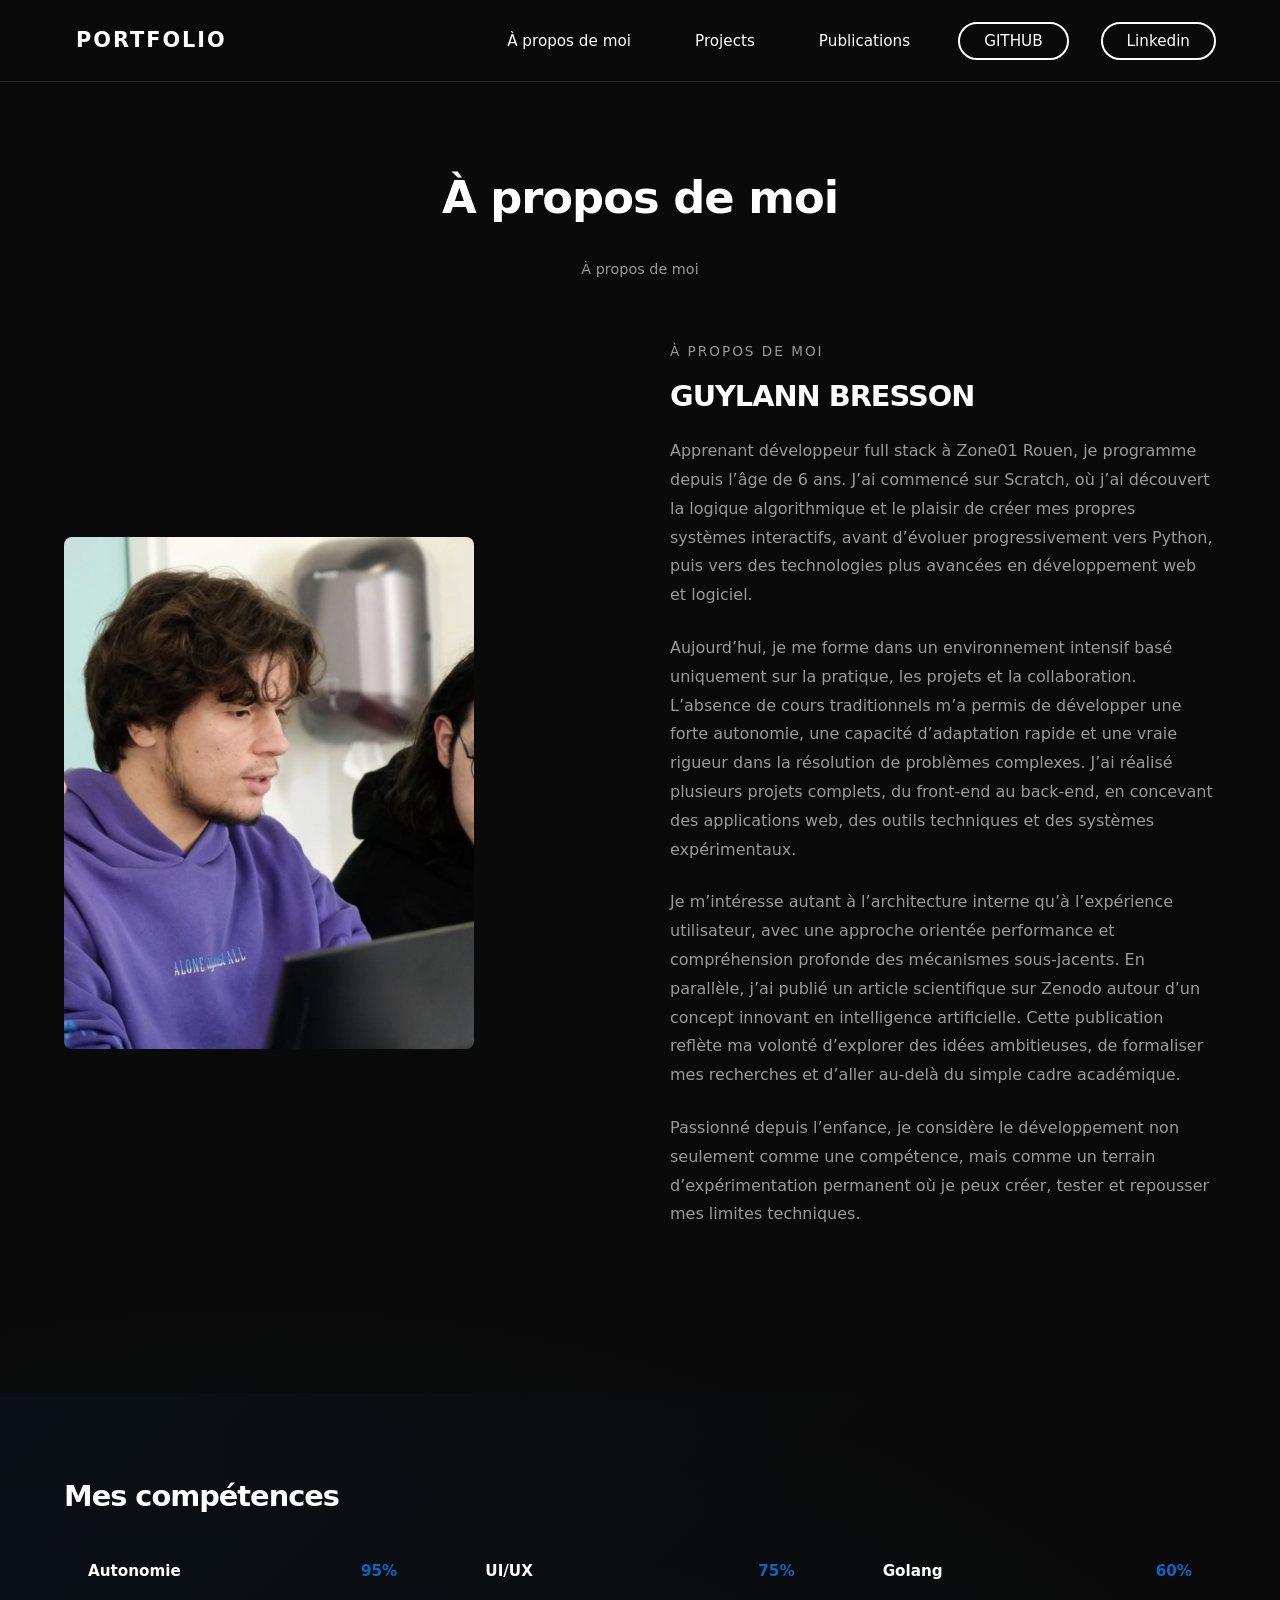
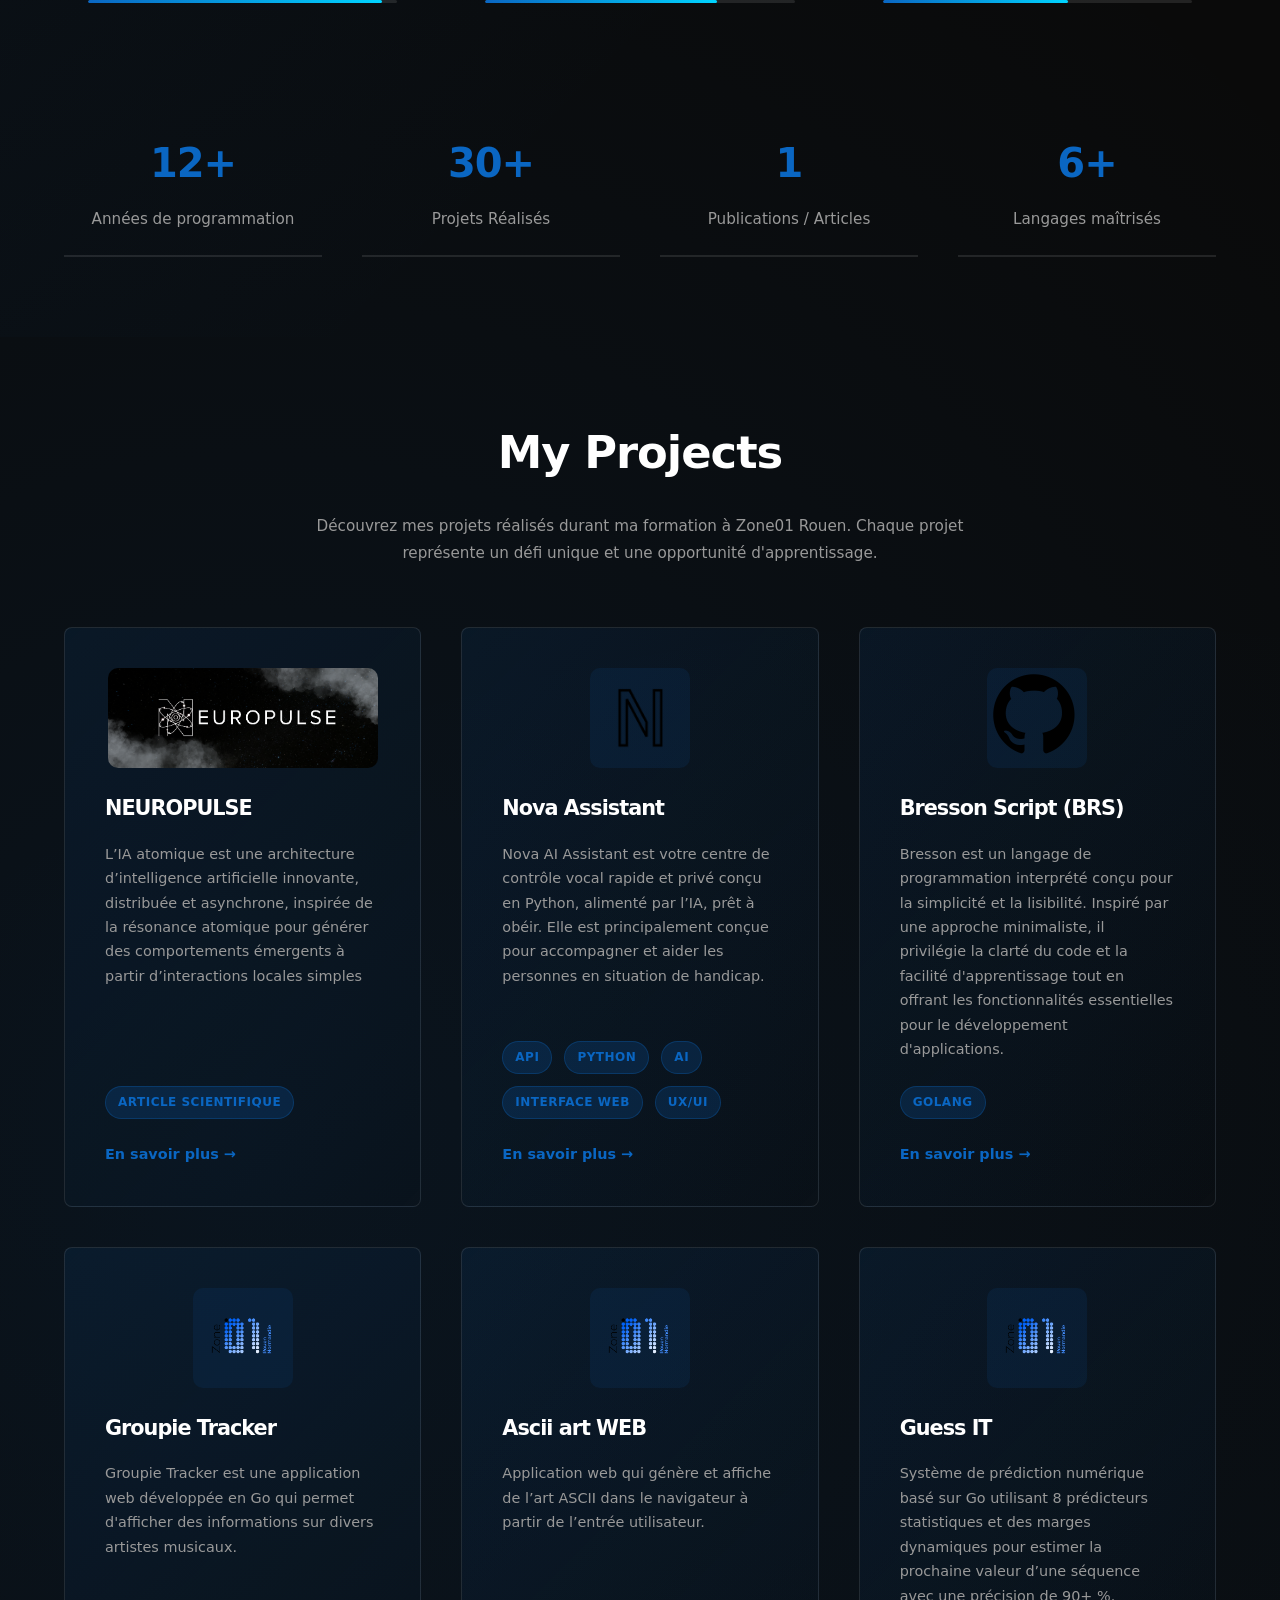
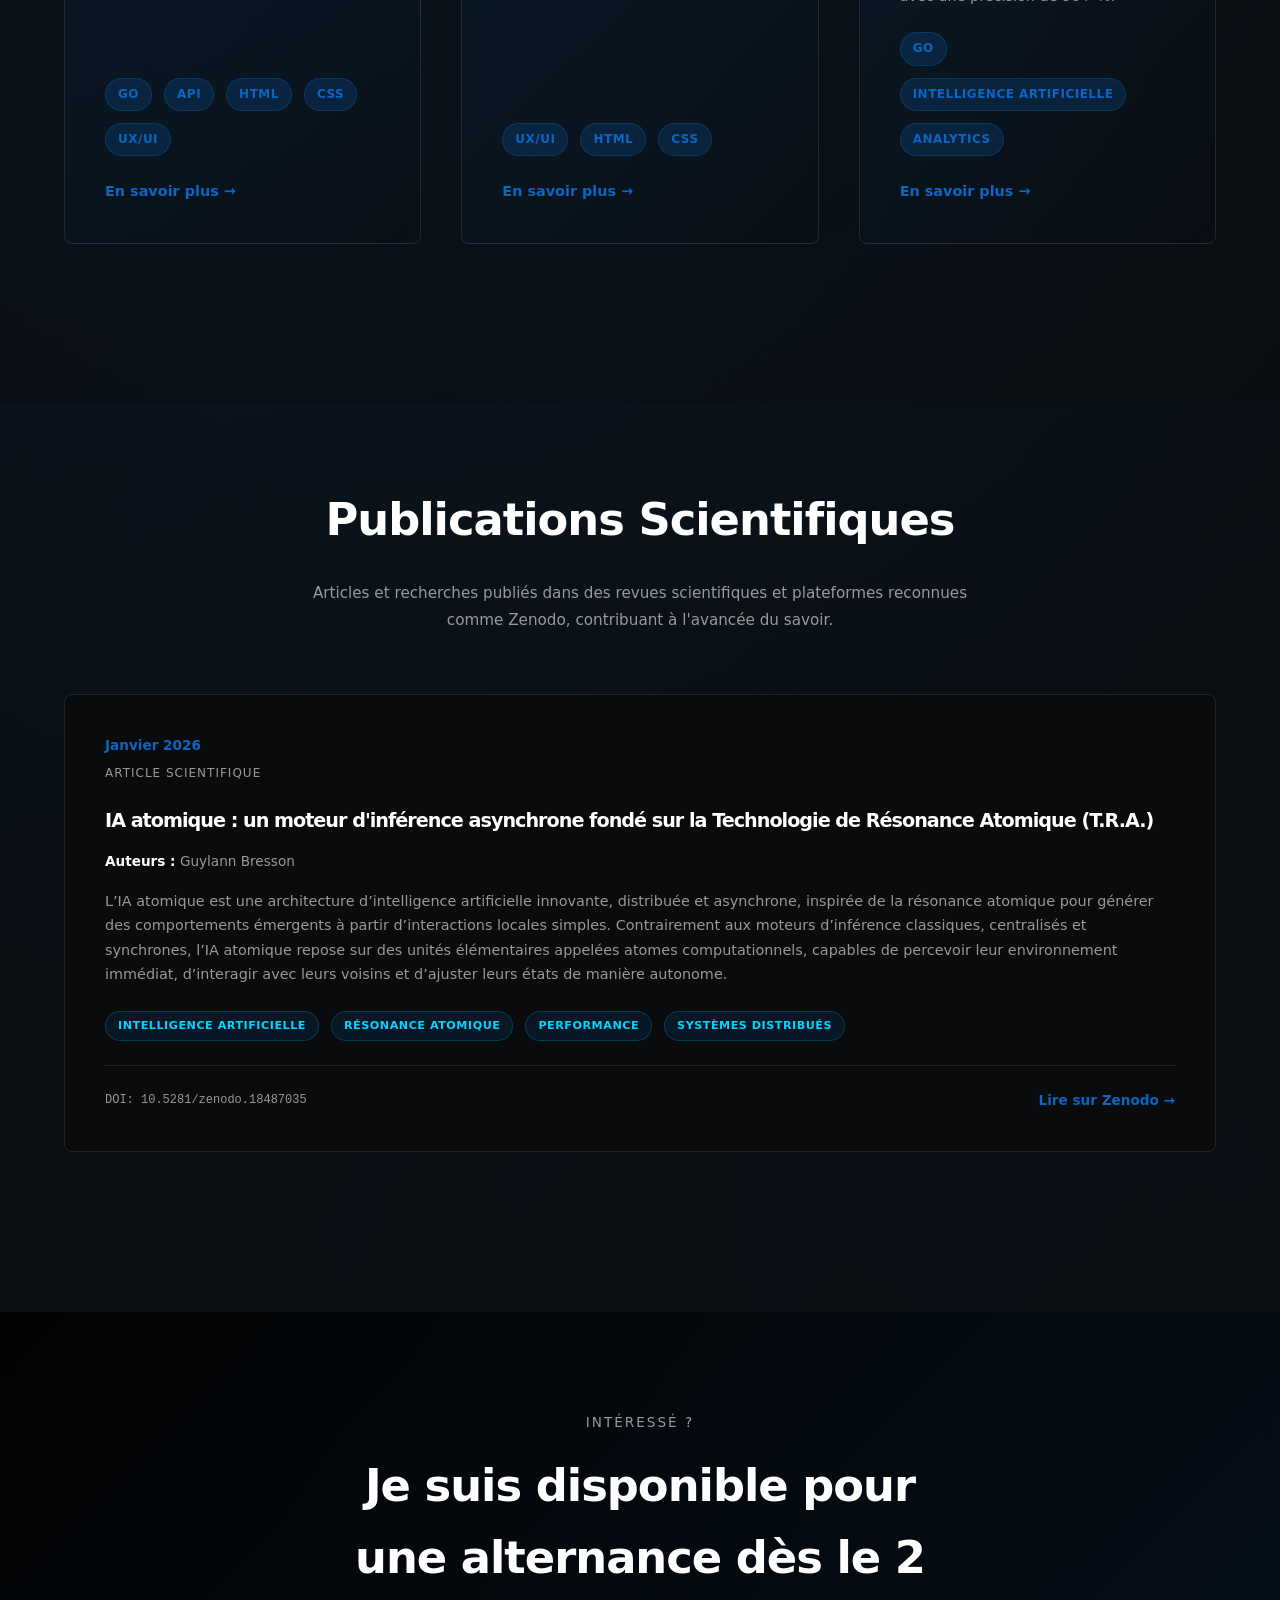
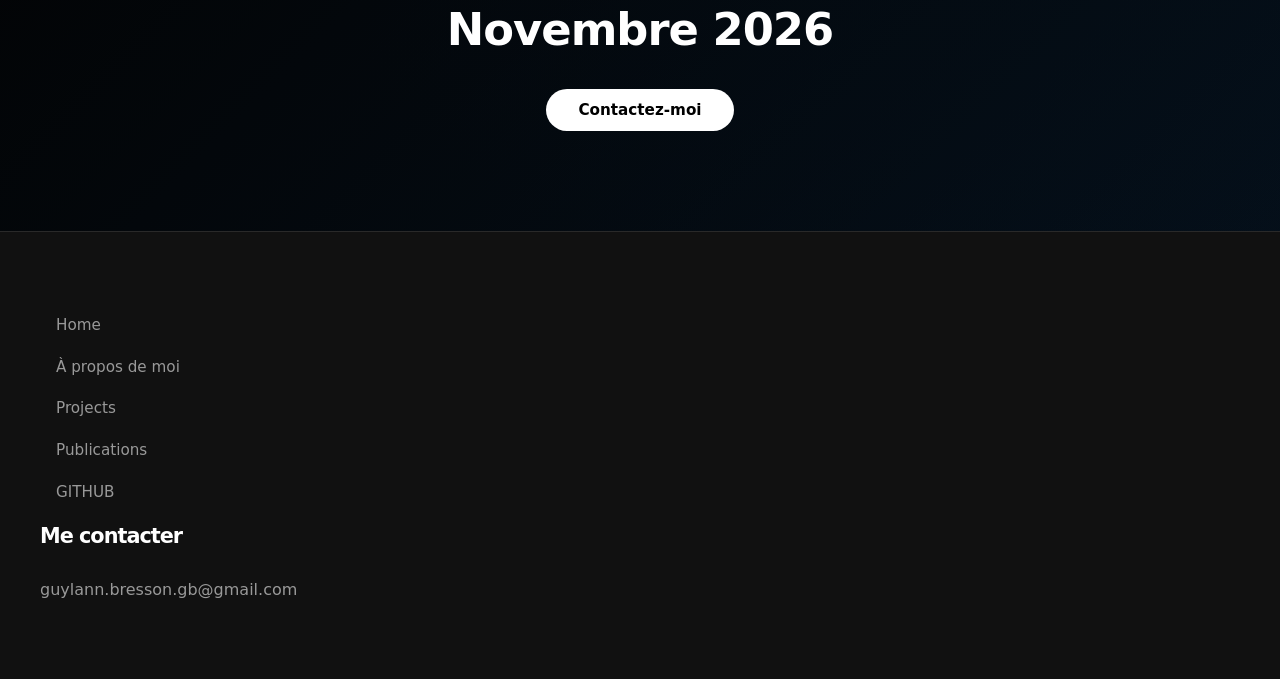
<file: style/index.html>
<!DOCTYPE html>
<html lang="fr">
<head>
  <meta charset="UTF-8" />
  <meta name="viewport" content="width=device-width, initial-scale=1.0" />
  <meta name="description" content="Studio de production vidéographique professionnel." />
  <meta name="theme-color" content="#0a66c2" />
  <title>BRESSON Guylann - PORTFOLIO</title>
  <link rel="stylesheet" href="styles.css" />
</head>
<body>
  <!-- Header/Navigation -->
  <header class="header">
    <nav class="navbar">
      <div class="navbar-container">
        <div class="navbar-logo">
          <span class="logo-icon"></span>
          <span class="logo-text">PORTFOLIO</span>
        </div>
        <ul class="nav-menu">
          <li><a href="#about" class="nav-link">À propos de moi</a></li>
          <li><a href="#projects" class="nav-link">Projects</a></li>
          <li><a href="#publications" class="nav-link">Publications</a></li>
          <li><a href="https://github.com/nosserb" class="nav-link nav-contact">GITHUB</a></li>
          <li><a href="https://www.linkedin.com/in/guylann-bresson-19459b365/" class="nav-link nav-contact">Linkedin</a></li>
        </ul>
      </div>
    </nav>
  </header>

  <main>
    <!-- About Section -->
    <section id="about" class="about-section">
      <div class="container">
        <h2 class="section-title">À propos de moi</h2>
        <p class="breadcrumb"><a href="#home">À propos de moi</a> </p>
        
        <div class="about-content">
          <div class="about-image">
            <img src="./public/img/img1.png" alt="Studio work" />
          </div>
          <div class="about-text">
            <p class="about-label">À propos de moi</p>
            <h3 class="about-heading">GUYLANN BRESSON</h3>
            <p class="about-description">
              Apprenant développeur full stack à Zone01 Rouen, je programme depuis l’âge de 6 ans. J’ai commencé sur Scratch, où j’ai découvert la logique algorithmique et le plaisir de créer mes propres systèmes interactifs, avant d’évoluer progressivement vers Python, puis vers des technologies plus avancées en développement web et logiciel.
            </p>
            <p class="about-description">
              Aujourd’hui, je me forme dans un environnement intensif basé uniquement sur la pratique, les projets et la collaboration. L’absence de cours traditionnels m’a permis de développer une forte autonomie, une capacité d’adaptation rapide et une vraie rigueur dans la résolution de problèmes complexes. J’ai réalisé plusieurs projets complets, du front-end au back-end, en concevant des applications web, des outils techniques et des systèmes expérimentaux.
            </p>
            <p class="about-description">
              Je m’intéresse autant à l’architecture interne qu’à l’expérience utilisateur, avec une approche orientée performance et compréhension profonde des mécanismes sous-jacents. En parallèle, j’ai publié un article scientifique sur Zenodo autour d’un concept innovant en intelligence artificielle. Cette publication reflète ma volonté d’explorer des idées ambitieuses, de formaliser mes recherches et d’aller au-delà du simple cadre académique.
            </p>
            <p class="about-description">
              Passionné depuis l’enfance, je considère le développement non seulement comme une compétence, mais comme un terrain d’expérimentation permanent où je peux créer, tester et repousser mes limites techniques.
            </p>

          </div>
        </div>
      </div>
    </section>

    <!-- Skills Section -->
    <section class="skills-section">
      <div class="container">
        <h3 class="skills-title">Mes compétences</h3>       
        <div class="skills-grid">
          <div class="skill-item">
            <div class="skill-header">
              <span class="skill-name">Autonomie</span>
              <span class="skill-percent">95%</span>
            </div>
            <div class="progress-bar">
              <div class="progress-fill" style="width: 95%"></div>
            </div>
          </div>
          
          <div class="skill-item">
            <div class="skill-header">
              <span class="skill-name">UI/UX</span>
              <span class="skill-percent">75%</span>
            </div>
            <div class="progress-bar">
              <div class="progress-fill" style="width: 75%"></div>
            </div>
          </div>
          
          <div class="skill-item">
            <div class="skill-header">
              <span class="skill-name">Golang</span>
              <span class="skill-percent">60%</span>
            </div>
            <div class="progress-bar">
              <div class="progress-fill" style="width: 60%"></div>
            </div>
          </div>
        </div>

        <!-- Stats Grid -->
        <div class="stats-grid">
          <div class="stat-item">
            <h4 class="stat-number">12+</h4>
            <p class="stat-label">Années de programmation</p>
          </div>
          <div class="stat-item">
            <h4 class="stat-number">30+</h4>
            <p class="stat-label">Projets Réalisés</p>
          </div>
          <div class="stat-item">
            <h4 class="stat-number">1</h4>
            <p class="stat-label">Publications / Articles</p>
          </div>
          <div class="stat-item">
            <h4 class="stat-number">6+</h4>
            <p class="stat-label">Langages maîtrisés</p>
          </div>
        </div>
      </div>
    </section>

    <!-- Projects Section -->
    <section id="projects" class="projects-section">
      <div class="container">
        <h2 class="section-title">My Projects</h2>
        <p class="section-subtitle">
          Découvrez mes projets réalisés durant ma formation à Zone01 Rouen. Chaque projet représente un défi unique et une opportunité d'apprentissage.
        </p>
        
        <div class="projects-grid">
          <!-- Project 1 -->
          <div class="project-card">
            <div class="project-logo1">
              <img src="./public/img/neuropulse.png" alt="Project 1" />
            </div>
            <h3 class="project-title">NEUROPULSE</h3>
            <p class="project-description">
              L’IA atomique est une architecture d’intelligence artificielle innovante, distribuée et asynchrone, inspirée de la résonance atomique pour générer des comportements émergents à partir d’interactions locales simples            </p>
            <div class="project-tags">
              <span class="tag">Article Scientifique</span>
            </div>
            <a href="#publications" class="project-link">En savoir plus →</a>
          </div>

          <!-- Project 2 -->
          <div class="project-card">
            <div class="project-logo">
              <img src="./public/img/nova.png" alt="Project 2" />
            </div>
            <h3 class="project-title">Nova Assistant</h3>
            <p class="project-description">
              Nova AI Assistant est votre centre de contrôle vocal rapide et privé conçu en Python, alimenté par l’IA, prêt à obéir. Elle est principalement conçue pour accompagner et aider les personnes en situation de handicap.
            </p>
            <div class="project-tags">
              <span class="tag">API</span>
              <span class="tag">Python</span>
              <span class="tag">AI</span>
              <span class="tag">Interface WEB</span>
              <span class="tag">UX/UI</span>
            </div>
            <a href="https://github.com/nosserb/Nova_Assistant" class="project-link">En savoir plus →</a>
          </div>

          <!-- Project 3 -->
          <div class="project-card">
            <div class="project-logo">
              <img src="./public/img/github.png" alt="Project 3" />
            </div>
            <h3 class="project-title">Bresson Script (BRS)</h3>
            <p class="project-description">
              Bresson est un langage de programmation interprété conçu pour la simplicité et la lisibilité. Inspiré par une approche minimaliste, il privilégie la clarté du code et la facilité d'apprentissage tout en offrant les fonctionnalités essentielles pour le développement d'applications.
            </p>
            <div class="project-tags">
              <span class="tag">Golang</span>
            </div>
            <a href="https://github.com/nosserb/BResson-Script" class="project-link">En savoir plus →</a>
          </div>

          <!-- Project 4 -->
          <div class="project-card">
            <div class="project-logo">
              <img src="./public/img/zone01.png" alt="Project 4" />
            </div>
            <h3 class="project-title">Groupie Tracker</h3>
            <p class="project-description">
              Groupie Tracker est une application web développée en Go qui permet d'afficher des informations sur divers artistes musicaux.
            </p>
            <div class="project-tags">
              <span class="tag">Go</span>
              <span class="tag">API</span>
              <span class="tag">HTML</span>
              <span class="tag">CSS</span>
              <span class="tag">UX/UI</span>
            </div>
            <a href="#" class="project-link">En savoir plus →</a>
          </div>

          <!-- Project 5 -->
          <div class="project-card">
            <div class="project-logo">
              <img src="./public/img/zone01.png" alt="Project 5" />
            </div>
            <h3 class="project-title">Ascii art WEB </h3>
            <p class="project-description">
              Application web qui génère et affiche de l’art ASCII dans le navigateur à partir de l’entrée utilisateur.
            </p>
            <div class="project-tags">
              <span class="tag">UX/UI</span>
              <span class="tag">HTML</span>
              <span class="tag">CSS</span>
            </div>
            <a href="https://github.com/nosserb/ascii-WEB" class="project-link">En savoir plus →</a>
          </div>

          <!-- Project 6 -->
          <div class="project-card">
            <div class="project-logo">
              <img src="./public/img/zone01.png" alt="Project 6" />
            </div>
            <h3 class="project-title">Guess IT</h3>
            <p class="project-description">
              Système de prédiction numérique basé sur Go utilisant 8 prédicteurs statistiques et des marges dynamiques pour estimer la prochaine valeur d’une séquence avec une précision de 90+ %.
            </p>
            <div class="project-tags">
              <span class="tag">Go</span>
              <span class="tag">Intelligence Artificielle</span>
              <span class="tag">Analytics</span>
            </div>
            <a href="https://github.com/nosserb/guess-it" class="project-link">En savoir plus →</a>
          </div>
        </div>
      </div>
    </section>

    <!-- Publications Section -->
    <section id="publications" class="publications-section">
      <div class="container">
        <h2 class="section-title">Publications Scientifiques</h2>
        <p class="section-subtitle">
          Articles et recherches publiés dans des revues scientifiques et plateformes reconnues comme Zenodo, contribuant à l'avancée du savoir.
        </p>
        
        <div class="publications-grid">
          <!-- Publication 1 -->
          <div class="publication-card">
            <div class="publication-header">
              <div class="publication-meta">
                <span class="publication-date">Janvier 2026</span>
                <span class="publication-type">Article Scientifique</span>
              </div>
            </div>
            
            <h3 class="publication-title">IA atomique : un moteur d'inférence asynchrone fondé sur la Technologie de Résonance Atomique (T.R.A.)</h3>
            
            <p class="publication-authors">
              <strong>Auteurs :</strong> Guylann Bresson
            </p>
            
            <p class="publication-abstract">
L’IA atomique est une architecture d’intelligence artificielle innovante, distribuée et asynchrone, inspirée de la résonance atomique pour générer des comportements émergents à partir d’interactions locales simples. Contrairement aux moteurs d’inférence classiques, centralisés et synchrones, l’IA atomique repose sur des unités élémentaires appelées atomes computationnels, capables de percevoir leur environnement immédiat, d’interagir avec leurs voisins et d’ajuster leurs états de manière autonome.            </p>
            
            <div class="publication-tags">
              <span class="pub-tag">Intelligence Artificielle</span>
              <span class="pub-tag">Résonance Atomique</span>
              <span class="pub-tag">Performance</span>
              <span class="pub-tag">Systèmes Distribués</span>
            </div>
            
            <div class="publication-footer">
              <span class="publication-doi">DOI: 10.5281/zenodo.18487035

</span>
              <a href="https://zenodo.org/records/18487035" class="publication-link" target="_blank">Lire sur Zenodo →</a>
            </div>
          </div>

          
    </section>

    <!-- CTA Section -->
    <section class="cta-section">
      <div class="cta-content">
        <p class="cta-label">Intéressé ?</p>
        <h2 class="cta-title">Je suis disponible pour une alternance dès le 2 Novembre 2026</h2>
        <button class="btn btn-light">Contactez-moi</button>
      </div>
    </section>
  </main>

  <!-- Footer -->
  <footer class="footer">
    <div class="footer-content">
      <div class="footer-section">
      <div class="footer-section">
        <ul>
          <li><a href="#home" class="nav-link">Home</a></li>
          <li><a href="#about" class="nav-link">À propos de moi</a></li>
          <li><a href="#projects" class="nav-link">Projects</a></li>
          <li><a href="#publications" class="nav-link">Publications</a></li>
          <li><a href="https://github.com/nosserb" class="nav-link">GITHUB</a></li>
        </ul>
      </div>
      
      <div class="footer-section">
        <h4>Me contacter</h4>
        <ul>
          <li>guylann.bresson.gb@gmail.com</li>
        </ul>
      </div>
    </div>
    
  </footer>

  <script src="script.js" defer></script>
</body>
</html>
</file>
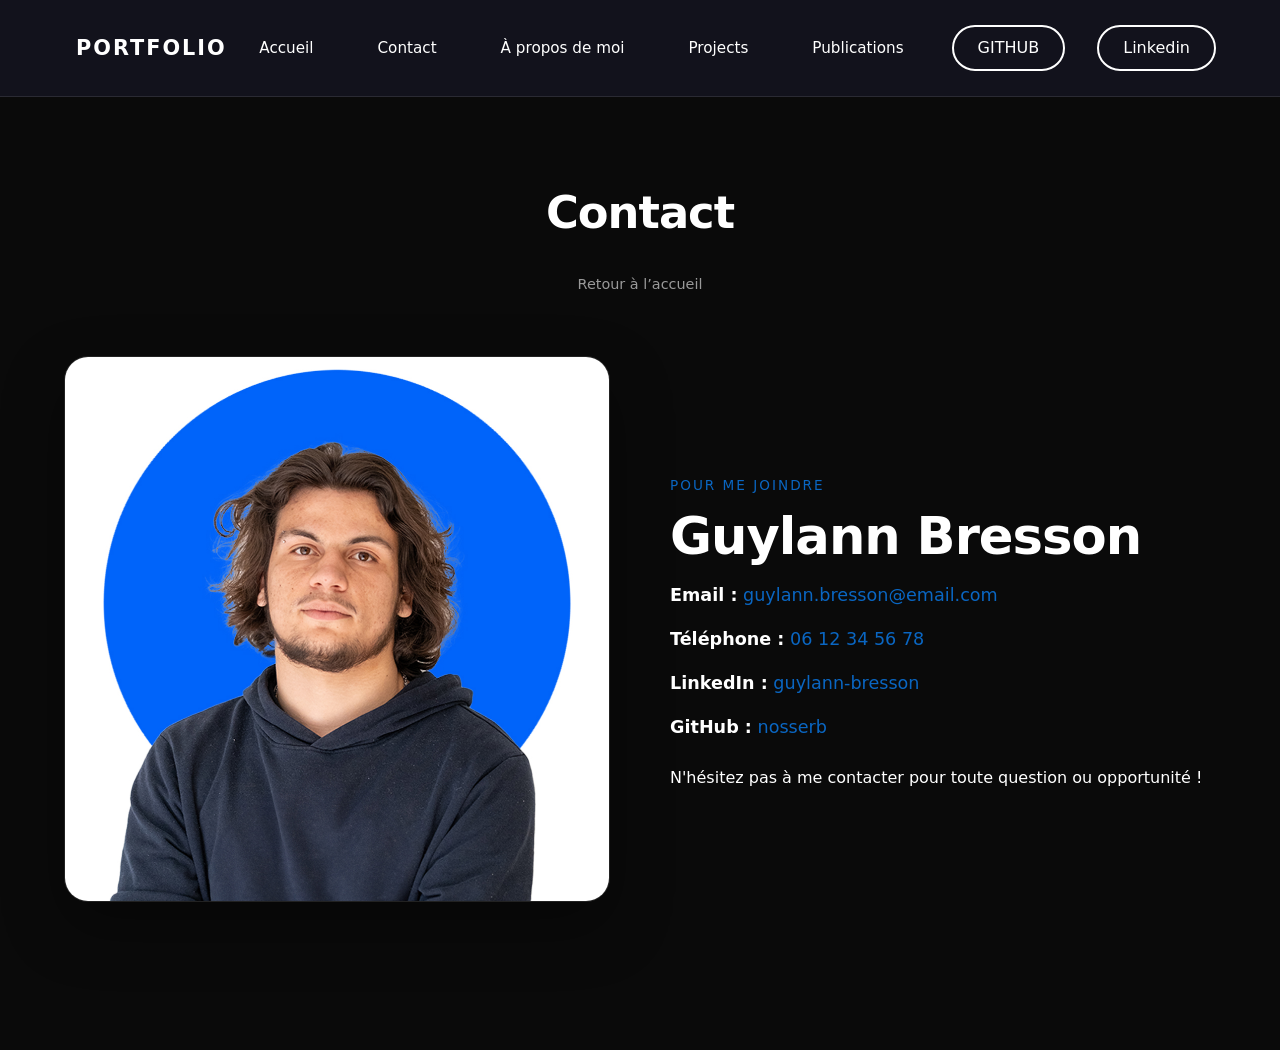
<file: contact.html>
<!DOCTYPE html>
<html lang="fr">
<head>
  <meta charset="UTF-8" />
  <meta name="viewport" content="width=device-width, initial-scale=1.0" />
  <meta name="theme-color" content="#0a66c2" />
  <meta name="description" content="Contact - Guylann Bresson, Étudiant full stack Zone01 rouen Normandie.">
  
  <!-- Open Graph Meta Tags for Social Media -->
  <meta property="og:type" content="website" />
  <meta property="og:title" content="Contact - BRESSON Guylann" />
  <meta property="og:description" content="Contactez Guylann Bresson, développeur full stack. Email, téléphone et réseaux sociaux disponibles." />
  <meta property="og:image" content="./public/img/BRESSON.png" />
  <meta property="og:url" content="https://nosserb.github.io/portfolio/contact.html" />
  
  <!-- Twitter Card -->
  <meta name="twitter:card" content="summary_large_image" />
  <meta name="twitter:title" content="Contact - BRESSON Guylann" />
  <meta name="twitter:description" content="Contactez Guylann Bresson, développeur full stack Zone01 rouen Normandie." />
  <meta name="twitter:image" content="./public/img/BRESSON.png" />
  
  <title>Contact - BRESSON Guylann</title>

    <link rel="stylesheet" href="styles.css" />
  <link rel="icon" href="./public/img/favicon.png" />
</head>
<body>

  <header class="header">
    <nav class="navbar">
      <div class="navbar-container">
        <div class="navbar-logo">
          <span class="logo-icon"></span>
          <span class="logo-text">PORTFOLIO</span>
        </div>
        <button class="hamburger-menu" id="hamburger" aria-label="Toggle menu" aria-expanded="false">
          <span></span>
          <span></span>
          <span></span>
        </button>
        <ul class="nav-menu" id="nav-menu">
          <li><a href="index.html" class="nav-link">Accueil</a></li>
          <li><a href="contact.html" class="nav-link">Contact</a></li>
          <li><a href="aproposdemoi.html" class="nav-link">À propos de moi</a></li>
          <li><a href="projets.html" class="nav-link">Projects</a></li>
          <li><a href="https://zenodo.org/records/18487035" class="nav-link">Publications</a></li>
          <li><a href="https://github.com/nosserb" class="nav-link nav-contact">GITHUB</a></li>
          <li><a href="https://www.linkedin.com/in/guylann-bresson-19459b365/" class="nav-link nav-contact">Linkedin</a></li>
        </ul>
      </div>
    </nav>
  </header>

  <div class="el" aria-hidden="true"></div>

  <main>
    <section id="contact" class="about-section">
      <div class="container">
        <h2 class="section-title">Contact</h2>
        <p class="breadcrumb"><a href="index.html">Retour à l’accueil</a></p>
        <div class="about-content">
          <div class="about-image">
            <img src="./public/img/img2.jpg" alt="Guylann Bresson" />
          </div>
          <div class="about-text">
            <p class="about-label">Pour me joindre</p>
            <h3 class="about-heading about-name">Guylann Bresson</h3>
            <ul class="contact-list">
              <li><strong>Email :</strong> <a href="mailto:guylann.bresson@email.com">guylann.bresson@email.com</a></li>
              <li><strong>Téléphone :</strong> <a href="tel:+33612345678">06 12 34 56 78</a></li>
              <li><strong>LinkedIn :</strong> <a href="https://www.linkedin.com/in/guylann-bresson-19459b365/" target="_blank">guylann-bresson</a></li>
              <li><strong>GitHub :</strong> <a href="https://github.com/nosserb" target="_blank">nosserb</a></li>
            </ul>
            <p>N'hésitez pas à me contacter pour toute question ou opportunité !</p>
          </div>
        </div>
      </div>
    </section>
  </main>

  <script src="script.js" defer></script>
</body>
</html>
</file>
<file: style/styles.css>
:root {
  --color-dark: #000000;
  --color-dark-bg: #0a0a0a;
  --color-text: #ffffff;
  --color-text-secondary: #999999;
  --color-primary: #ffffff;
  --color-accent: #0a66c2;
  --color-border: rgba(255, 255, 255, 0.1);
  --color-shadow: rgba(0, 0, 0, 0.5);

  --spacing-xs: 8px;
  --spacing-sm: 12px;
  --spacing-md: 16px;
  --spacing-lg: 24px;
  --spacing-xl: 32px;

  --border-radius: 8px;
  --font-family: system-ui, -apple-system, "Segoe UI", Roboto, "Helvetica Neue", Arial, sans-serif;
  --line-height: 1.6;
}

*,
*::before,
*::after {
  box-sizing: border-box;
  margin: 0;
  padding: 0;
}

html {
  scroll-behavior: smooth;
}

body {
  font-family: var(--font-family);
  font-size: 1rem;
  line-height: var(--line-height);
  color: var(--color-text);
  background-color: var(--color-dark-bg);
  background-image: radial-gradient(circle at 20% 50%, rgba(10, 102, 194, 0.1) 0%, transparent 50%), 
                    radial-gradient(circle at 80% 80%, rgba(10, 102, 194, 0.05) 0%, transparent 50%);
}

h1, h2, h3, h4, h5, h6 {
  margin-bottom: var(--spacing-md);
  font-weight: 700;
  letter-spacing: -1px;
}

h1 {
  font-size: 3.5rem;
  color: var(--color-text);
}

h2 {
  font-size: 2.8rem;
  color: var(--color-text);
}

h3 {
  font-size: 1.8rem;
  color: var(--color-text);
}

h4 {
  font-size: 1.3rem;
  color: var(--color-text);
}

a {
  color: var(--color-text);
  text-decoration: none;
  transition: opacity 0.3s ease;
}

a:hover {
  opacity: 0.8;
}

button {
  cursor: pointer;
  border: none;
  font-family: inherit;
  transition: all 0.3s ease;
}

.container {
  max-width: 1200px;
  margin: 0 auto;
  padding: 0 var(--spacing-lg);
}

/* ============================================================
   HEADER & NAVIGATION
   ============================================================ */
.header {
  background-color: transparent;
  padding: var(--spacing-lg) 0;
  position: sticky;
  top: 0;
  z-index: 1000;
  border-bottom: 1px solid var(--color-border);
}

.navbar-container {
  max-width: 1200px;
  margin: 0 auto;
  padding: 0 var(--spacing-lg);
  display: flex;
  justify-content: space-between;
  align-items: center;
}

.navbar-logo {
  display: flex;
  align-items: center;
  gap: var(--spacing-sm);
  font-size: 1.3rem;
  font-weight: 700;
  letter-spacing: 2px;
}

.logo-icon {
  font-size: 1.8rem;
}

.nav-menu {
  list-style: none;
  display: flex;
  gap: var(--spacing-xl);
  align-items: center;
}

.nav-link {
  color: var(--color-text);
  font-size: 0.95rem;
  font-weight: 500;
  padding: var(--spacing-sm) var(--spacing-md);
}

.nav-link:hover {
  color: var(--color-accent);
}

.nav-contact {
  border: 2px solid var(--color-text);
  border-radius: 25px;
  padding: 8px 24px;
}

.nav-contact:hover {
  background-color: var(--color-text);
  color: var(--color-dark);
}

/* ============================================================
   ABOUT SECTION
   ============================================================ */
.about-section {
  padding: 80px 0;
}

.section-title {
  text-align: center;
  margin-bottom: var(--spacing-lg);
}

.breadcrumb {
  text-align: center;
  color: var(--color-text-secondary);
  margin-bottom: 60px;
  font-size: 0.9rem;
}

.breadcrumb a {
  color: var(--color-text-secondary);
}

.about-content {
  display: grid;
  grid-template-columns: 1fr 1fr;
  gap: 60px;
  align-items: center;
  margin-bottom: 60px;
}

.about-image img {
  width: 75%;
  border-radius: var(--border-radius);
  object-fit: cover;
}

.about-label {
  color: var(--color-text-secondary);
  font-size: 0.85rem;
  text-transform: uppercase;
  letter-spacing: 2px;
  margin-bottom: var(--spacing-md);
}

.about-heading {
  margin-bottom: var(--spacing-lg);
  line-height: 1.2;
}

.about-description {
  color: var(--color-text-secondary);
  margin-bottom: var(--spacing-lg);
  line-height: 1.8;
}

/* ============================================================
   BUTTONS
   ============================================================ */
.btn {
  padding: 12px 32px;
  border-radius: 25px;
  font-size: 0.95rem;
  font-weight: 600;
  transition: all 0.3s ease;
}

.btn-primary {
  background-color: var(--color-text);
  color: var(--color-dark);
}

.btn-primary:hover {
  background-color: var(--color-accent);
  color: var(--color-text);
  transform: translateY(-2px);
}

.btn-light {
  background-color: var(--color-text);
  color: var(--color-dark);
}

.btn-light:hover {
  background-color: var(--color-accent);
  transform: translateY(-2px);
}

/* ============================================================
   SKILLS SECTION
   ============================================================ */
.skills-section {
  padding: 80px 0;
  background: linear-gradient(135deg, rgba(10, 102, 194, 0.05) 0%, transparent 50%);
}

.skills-title {
  margin-bottom: var(--spacing-md);
}

.skills-subtitle {
  color: var(--color-text-secondary);
  max-width: 600px;
  margin-bottom: 60px;
  line-height: 1.8;
}

.skills-grid {
  display: grid;
  grid-template-columns: repeat(auto-fit, minmax(300px, 1fr));
  gap: 40px;
  margin-bottom: 80px;
}

.skill-item {
  padding: var(--spacing-lg);
}

.skill-header {
  display: flex;
  justify-content: space-between;
  margin-bottom: var(--spacing-md);
  font-size: 0.95rem;
  font-weight: 600;
}

.skill-percent {
  color: var(--color-accent);
}

.progress-bar {
  width: 100%;
  height: 3px;
  background-color: var(--color-border);
  border-radius: 10px;
  overflow: hidden;
}

.progress-fill {
  height: 100%;
  background: linear-gradient(90deg, var(--color-accent), #00d4ff);
  border-radius: 10px;
  transition: width 1s ease;
}

/* ============================================================
   STATS SECTION
   ============================================================ */
.stats-grid {
  display: grid;
  grid-template-columns: repeat(auto-fit, minmax(200px, 1fr));
  gap: 40px;
}

.stat-item {
  text-align: center;
  padding: var(--spacing-lg);
  border-bottom: 2px solid var(--color-border);
}

.stat-number {
  font-size: 2.5rem;
  color: var(--color-accent);
  margin-bottom: var(--spacing-sm);
}

.stat-label {
  color: var(--color-text-secondary);
  font-size: 0.95rem;
}

/* ============================================================
   PROJECTS SECTION
   ============================================================ */
.projects-section {
  padding: 80px 0;
}

.section-subtitle {
  text-align: center;
  color: var(--color-text-secondary);
  max-width: 700px;
  margin: 0 auto 60px;
  line-height: 1.8;
  font-size: 0.95rem;
}

.projects-grid {
  display: grid;
  grid-template-columns: repeat(auto-fit, minmax(320px, 1fr));
  gap: 40px;
  margin-bottom: 80px;
}

.project-card {
  background: linear-gradient(135deg, rgba(10, 102, 194, 0.1) 0%, transparent 100%);
  border: 1px solid var(--color-border);
  border-radius: var(--border-radius);
  padding: 40px;
  transition: all 0.3s ease;
  display: flex;
  flex-direction: column;
  height: 100%;
}

.project-card:hover {
  border-color: var(--color-accent);
  transform: translateY(-5px);
  box-shadow: 0 20px 40px rgba(10, 102, 194, 0.15);
}

.project-logo {
  width: 100px;
  height: 100px;
  margin: 0 auto var(--spacing-lg);
  background: rgba(10, 102, 194, 0.1);
  border-radius: 10px;
  display: flex;
  align-items: center;
  justify-content: center;
  overflow: hidden;
}

.project-logo1 {
  height: 100px;
  margin: 0 auto var(--spacing-lg);
  background: rgba(10, 102, 194, 0.1);
  border-radius: 10px;
  display: flex;
  align-items: center;
  justify-content: center;
  overflow: hidden;
}

.project-logo1 img {
  width: 100%;
  height: 100%;
  object-fit: cover;
}

.project-logo img {
  width: 100%;
  height: 100%;
  object-fit: cover;
}

.project-title {
  font-size: 1.3rem;
  margin-bottom: var(--spacing-md);
  color: var(--color-text);
}

.project-description {
  color: var(--color-text-secondary);
  margin-bottom: var(--spacing-lg);
  flex-grow: 1;
  line-height: 1.7;
  font-size: 0.9rem;
}

.project-tags {
  display: flex;
  flex-wrap: wrap;
  gap: var(--spacing-sm);
  margin-bottom: var(--spacing-lg);
}

.tag {
  display: inline-block;
  background: rgba(10, 102, 194, 0.2);
  color: var(--color-accent);
  padding: 6px 12px;
  border-radius: 20px;
  font-size: 0.75rem;
  font-weight: 600;
  text-transform: uppercase;
  letter-spacing: 0.5px;
  border: 1px solid rgba(10, 102, 194, 0.3);
}

.project-link {
  color: var(--color-accent);
  font-weight: 600;
  font-size: 0.9rem;
  transition: all 0.3s ease;
  display: inline-block;
}

.project-link:hover {
  color: #00d4ff;
  transform: translateX(5px);
}

/* ============================================================
   PUBLICATIONS SECTION
   ============================================================ */
.publications-section {
  padding: 80px 0;
  background: linear-gradient(135deg, rgba(10, 102, 194, 0.03) 0%, transparent 100%);
}

.publications-grid {
  display: grid;
  grid-template-columns: repeat(auto-fit, minmax(340px, 1fr));
  gap: 40px;
  margin-bottom: 80px;
}

.publication-card {
  background: rgba(10, 10, 10, 0.8);
  border: 1px solid var(--color-border);
  border-radius: var(--border-radius);
  padding: 40px;
  transition: all 0.3s ease;
  display: flex;
  flex-direction: column;
  height: 100%;
  backdrop-filter: blur(10px);
}

.publication-card:hover {
  border-color: var(--color-accent);
  transform: translateY(-5px);
  box-shadow: 0 25px 50px rgba(10, 102, 194, 0.2);
  background: rgba(10, 30, 60, 0.5);
}

.publication-header {
  display: flex;
  gap: var(--spacing-lg);
  margin-bottom: var(--spacing-lg);
  align-items: flex-start;
}

.publication-icon {
  font-size: 2rem;
  min-width: 60px;
}

.publication-meta {
  display: flex;
  flex-direction: column;
  gap: var(--spacing-xs);
}

.publication-date {
  color: var(--color-accent);
  font-weight: 600;
  font-size: 0.85rem;
}

.publication-type {
  color: var(--color-text-secondary);
  font-size: 0.75rem;
  text-transform: uppercase;
  letter-spacing: 1px;
}

.publication-title {
  font-size: 1.2rem;
  margin-bottom: var(--spacing-md);
  color: var(--color-text);
  line-height: 1.4;
}

.publication-authors {
  color: var(--color-text-secondary);
  font-size: 0.85rem;
  margin-bottom: var(--spacing-md);
  line-height: 1.6;
}

.publication-authors strong {
  color: var(--color-text);
}

.publication-abstract {
  color: var(--color-text-secondary);
  margin-bottom: var(--spacing-lg);
  flex-grow: 1;
  line-height: 1.7;
  font-size: 0.9rem;
}

.publication-tags {
  display: flex;
  flex-wrap: wrap;
  gap: var(--spacing-sm);
  margin-bottom: var(--spacing-lg);
}

.pub-tag {
  display: inline-block;
  background: rgba(10, 102, 194, 0.15);
  color: #00d4ff;
  padding: 5px 12px;
  border-radius: 15px;
  font-size: 0.7rem;
  font-weight: 600;
  text-transform: uppercase;
  letter-spacing: 0.5px;
  border: 1px solid rgba(0, 212, 255, 0.2);
}

.publication-footer {
  display: flex;
  justify-content: space-between;
  align-items: center;
  padding-top: var(--spacing-lg);
  border-top: 1px solid var(--color-border);
}

.publication-doi {
  color: var(--color-text-secondary);
  font-size: 0.75rem;
  font-family: 'Courier New', monospace;
}

.publication-link {
  color: var(--color-accent);
  font-weight: 600;
  font-size: 0.85rem;
  transition: all 0.3s ease;
  display: inline-flex;
  align-items: center;
  gap: 5px;
}

.publication-link:hover {
  color: #00d4ff;
  transform: translateX(5px);
}

/* ============================================================
   CTA SECTION
   ============================================================ */
.cta-section {
  padding: 100px var(--spacing-lg);
  background: linear-gradient(135deg, rgba(0, 0, 0, 0.5) 0%, rgba(10, 102, 194, 0.1) 100%), 
              url('https://via.placeholder.com/1200x400?text=CTA+Background') center/cover;
  text-align: center;
  position: relative;
}

.cta-section::before {
  content: '';
  position: absolute;
  inset: 0;
  background: rgba(0, 0, 0, 0.6);
  z-index: -1;
}

.cta-content {
  position: relative;
  z-index: 1;
}

.cta-label {
  color: var(--color-text-secondary);
  font-size: 0.85rem;
  text-transform: uppercase;
  letter-spacing: 2px;
  margin-bottom: var(--spacing-md);
}

.cta-title {
  margin-bottom: var(--spacing-lg);
  max-width: 600px;
  margin-left: auto;
  margin-right: auto;
}

/* ============================================================
   FOOTER
   ============================================================ */
.footer {
  background-color: #111111;
  padding: 80px var(--spacing-lg) 20px;
  border-top: 1px solid var(--color-border);
}

.footer-content {
  max-width: 1200px;
  margin: 0 auto;
  display: grid;
  grid-template-columns: repeat(auto-fit, minmax(250px, 1fr));
  gap: 40px;
  margin-bottom: 40px;
}

.footer-section h4 {
  margin-bottom: var(--spacing-lg);
}

.footer-section ul {
  list-style: none;
}

.footer-section li {
  color: var(--color-text-secondary);
  margin-bottom: var(--spacing-md);
  transition: color 0.3s ease;
}

.footer-section a {
  color: var(--color-text-secondary);
}

.footer-section a:hover {
  color: var(--color-text);
}

.footer-logo {
  display: flex;
  align-items: center;
  gap: var(--spacing-sm);
  margin-bottom: var(--spacing-lg);
  font-size: 1rem;
  font-weight: 700;
}

.studio-text {
  font-size: 0.8rem;
}

.footer-section p {
  color: var(--color-text-secondary);
  margin-bottom: var(--spacing-lg);
  line-height: 1.8;
}

.social-links {
  display: flex;
  gap: var(--spacing-md);
}

.social-icon {
  width: 40px;
  height: 40px;
  border: 2px solid var(--color-border);
  border-radius: 50%;
  display: flex;
  align-items: center;
  justify-content: center;
  transition: all 0.3s ease;
}

.social-icon:hover {
  background-color: var(--color-accent);
  border-color: var(--color-accent);
  color: var(--color-dark);
}

.footer-bottom {
  max-width: 1200px;
  margin: 0 auto;
  text-align: center;
  color: var(--color-text-secondary);
  font-size: 0.85rem;
  padding-top: var(--spacing-lg);
  border-top: 1px solid var(--color-border);
}

/* ============================================================
   RESPONSIVE
   ============================================================ */
@media (max-width: 768px) {
  h1 {
    font-size: 2.5rem;
  }

  h2 {
    font-size: 1.8rem;
  }

  .nav-menu {
    gap: var(--spacing-md);
  }

  .about-content {
    grid-template-columns: 1fr;
    gap: 40px;
  }

  .skills-grid {
    grid-template-columns: 1fr;
  }

  .stats-grid {
    grid-template-columns: repeat(2, 1fr);
  }

  .projects-grid {
    grid-template-columns: 1fr;
  }

  .publications-grid {
    grid-template-columns: 1fr;
  }

  .cta-section {
    padding: 60px var(--spacing-md);
  }

  .footer-content {
    grid-template-columns: 1fr;
  }
}
</file>
<file: styles.css>
:root {
  --color-dark: #000000;
  --color-dark-bg: #0a0a0a;
  --color-text: #ffffff;
  --color-text-secondary: #999999;
  --color-primary: #ffffff;
  --color-accent: #0a66c2;
  --color-border: rgba(255, 255, 255, 0.1);
  --color-shadow: rgba(0, 0, 0, 0.5);

  --spacing-xs: 8px;
  --spacing-sm: 12px;
  --spacing-md: 16px;
  --spacing-lg: 24px;
  --spacing-xl: 32px;

  --border-radius: 8px;
  --font-family: system-ui, -apple-system, "Segoe UI", Roboto, "Helvetica Neue", Arial, sans-serif;
  --line-height: 1.6;
  
  /* Font sizes fluides pour mobile-first */
  --font-h1: clamp(1.8rem, 5vw, 3.5rem);
  --font-h2: clamp(1.5rem, 4vw, 2.8rem);
  --font-h3: clamp(1.2rem, 3vw, 1.8rem);
}

*,
*::before,
*::after {
  box-sizing: border-box;
  margin: 0;
  padding: 0;
}

html {
  scroll-behavior: smooth;
}

body {
  font-family: var(--font-family);
  font-size: 1rem;
  line-height: var(--line-height);
  color: var(--color-text);
  background-color: var(--color-dark-bg);
}

.contact-main {
  display: flex;
  justify-content: center;
  align-items: flex-start;
  min-height: 60vh;
  padding: var(--spacing-xl) var(--spacing-lg);
}

.contact-section {
  background: var(--color-dark);
  border-radius: var(--border-radius);
  box-shadow: 0 4px 24px var(--color-shadow);
  padding: var(--spacing-xl);
  max-width: 500px;
  width: 100%;
  color: var(--color-primary);
}

.contact-section h1 {
  color: var(--color-accent);
  margin-bottom: var(--spacing-lg);
  font-size: 2rem;
}

.contact-list {
  list-style: none;
  margin-bottom: var(--spacing-lg);
}

.contact-list li {
  margin-bottom: var(--spacing-md);
  font-size: 1.1rem;
}

.contact-list a {
  color: var(--color-accent);
  text-decoration: none;
}

.contact-list a:hover {
  text-decoration: underline;
}

.el {
  --size: 20px;
  position: fixed;
  inset: 0;
  z-index: 0;
  pointer-events: none;
  background: conic-gradient(from 180deg at 50% 70%, hsla(0, 0%, 98%, 1) 0deg, #eec32d 72deg, #ec4b4b 144deg, #709ab9 216deg, #4dffbf 288deg, hsla(0, 0%, 98%, 1) 1turn);
  mask:
    radial-gradient(circle at 50% 50%, white 2px, transparent 2.5px) 50% 50% / var(--size) var(--size),
    url("https://assets.codepen.io/605876/noise-mask.png") 256px 50% / 256px 256px;
  mask-composite: intersect;
  opacity: 0.5;
  animation: flicker 20s infinite linear;
}

header,
main,
footer {
  position: relative;
  z-index: 1;
}

@keyframes flicker {
  to {
    mask-position: 50% 50%, 0 50%;
  }
}

h1, h2, h3, h4, h5, h6 {
  margin-bottom: var(--spacing-md);
  font-weight: 700;
  letter-spacing: -1px;
}

h1 {
  font-size: var(--font-h1);
  color: var(--color-text);
}

h2 {
  font-size: var(--font-h2);
  color: var(--color-text);
}

h3 {
  font-size: var(--font-h3);
  color: var(--color-text);
}

h4 {
  font-size: clamp(1rem, 2vw, 1.3rem);
  color: var(--color-text);
}

a {
  color: var(--color-text);
  text-decoration: none;
  transition: opacity 0.3s ease;
}

a:hover {
  opacity: 0.8;
}

button {
  cursor: pointer;
  border: none;
  font-family: inherit;
  transition: all 0.3s ease;
}

.container {
  max-width: 1200px;
  margin: 0 auto;
  padding: 0 var(--spacing-md);
}

@media (min-width: 768px) {
  .container {
    padding: 0 var(--spacing-lg);
  }
}

/* ============================================================
   HEADER & NAVIGATION
   ============================================================ */
.header {
  background-color: rgba(20, 20, 30, 0.95);
  padding: var(--spacing-md) 0;
  position: sticky;
  top: 0;
  z-index: 1000;
  border-bottom: 1px solid var(--color-border);
}

.navbar-container {
  max-width: 1200px;
  margin: 0 auto;
  padding: 0 var(--spacing-md);
  display: flex;
  justify-content: space-between;
  align-items: center;
  flex-wrap: wrap;
  gap: var(--spacing-md);
}

.navbar-logo {
  display: flex;
  align-items: center;
  gap: var(--spacing-sm);
  font-size: clamp(1rem, 2vw, 1.3rem);
  font-weight: 700;
  letter-spacing: 2px;
  order: 1;
}

.logo-icon {
  font-size: 1.5rem;
}

/* Hamburger Menu */
.hamburger-menu {
  display: flex;
  flex-direction: column;
  background: none;
  border: none;
  cursor: pointer;
  padding: var(--spacing-sm);
  order: 2;
  align-items: center;
  gap: 5px;
}

.hamburger-menu span {
  display: block;
  width: 25px;
  height: 3px;
  background-color: var(--color-text);
  border-radius: 2px;
  transition: all 0.3s ease;
}

.hamburger-menu.active span:nth-child(1) {
  transform: rotate(45deg) translate(10px, 10px);
}

.hamburger-menu.active span:nth-child(2) {
  opacity: 0;
}

.hamburger-menu.active span:nth-child(3) {
  transform: rotate(-45deg) translate(7px, -8px);
}

@media (min-width: 768px) {
  .hamburger-menu {
    display: none;
  }
}

.nav-menu {
  list-style: none;
  display: none;
  gap: var(--spacing-sm);
  align-items: center;
  flex-wrap: wrap;
  order: 3;
  width: 100%;
  justify-content: center;
  padding: var(--spacing-md) 0;
  background-color: rgba(10, 10, 15, 0.95);
  flex-basis: 100%;
}

.nav-menu.active {
  display: flex;
}

@media (min-width: 768px) {
  .nav-menu {
    display: flex !important;
    gap: var(--spacing-xl);
    width: auto;
    justify-content: flex-end;
    flex-wrap: nowrap;
    order: 2;
    padding: 0;
    background-color: transparent;
    flex-basis: auto;
  }
}

.nav-link {
  color: var(--color-text);
  font-size: clamp(0.8rem, 1vw, 0.95rem);
  font-weight: 500;
  padding: var(--spacing-xs) var(--spacing-sm);
  transition: color 0.3s ease;
  display: block;
  text-align: center;
}

.nav-link:hover {
  color: var(--color-accent);
}

.nav-contact {
  border: 2px solid var(--color-text);
  border-radius: 25px;
  padding: 6px 16px;
  font-size: 0.75rem;
}

.nav-contact:hover {
  background-color: var(--color-text);
  color: var(--color-dark);
}

@media (min-width: 768px) {
  .navbar-container {
    padding: 0 var(--spacing-lg);
    flex-wrap: nowrap;
  }

  .navbar-logo {
    order: 1;
    flex: 0 0 auto;
  }

  .nav-menu {
    gap: var(--spacing-xl);
    order: 2;
    width: auto;
    justify-content: flex-end;
    flex-wrap: nowrap;
  }

  .nav-link {
    padding: var(--spacing-sm) var(--spacing-md);
    font-size: 0.95rem;
  }

  .nav-contact {
    padding: 8px 24px;
    font-size: inherit;
  }

  .header {
    padding: var(--spacing-lg) 0;
  }
}

/* ============================================================
   ABOUT SECTION
   ============================================================ */
.about-section {
  padding: var(--spacing-xl) 0;
}

@media (min-width: 768px) {
  .about-section {
    padding: 80px 0;
  }
}

.section-title {
  text-align: center;
  margin-bottom: var(--spacing-lg);
}

.breadcrumb {
  text-align: center;
  color: var(--color-text-secondary);
  margin-bottom: 30px;
  font-size: 0.9rem;
}

@media (min-width: 768px) {
  .breadcrumb {
    margin-bottom: 60px;
  }
}

.breadcrumb a {
  color: var(--color-text-secondary);
}

.about-content {
  display: grid;
  grid-template-columns: 1fr;
  gap: var(--spacing-xl);
  align-items: center;
  margin-bottom: var(--spacing-xl);
}

@media (min-width: 768px) {
  .about-content {
    grid-template-columns: 1fr 1fr;
    gap: 60px;
    margin-bottom: 60px;
  }
}

.about-image img {
  width: 100%;
  border-radius: 16px;
  object-fit: cover;
  box-shadow: 0 24px 60px rgba(0, 0, 0, 0.35);
  border: 1px solid var(--color-border);
}

@media (min-width: 768px) {
  .about-image img {
    border-radius: 24px;
  }
}

.about-text {
  position: relative;
  padding: 0;
}

.about-text::before {
  content: none;
}

.about-label {
  color: var(--color-accent);
  font-size: 0.75rem;
  text-transform: uppercase;
  letter-spacing: 2px;
  margin-bottom: var(--spacing-sm);
  padding-top: 0;
}

@media (min-width: 768px) {
  .about-label {
    font-size: 0.85rem;
  }
}

.about-heading {
  margin-bottom: var(--spacing-sm);
  line-height: 1.1;
  font-size: clamp(1.5rem, 4vw, 3.2rem);
}

.about-name {
  margin-bottom: var(--spacing-md);
}

.about-role {
  color: var(--color-text);
  font-size: clamp(0.95rem, 2vw, 1.1rem);
  font-weight: 600;
  margin-bottom: var(--spacing-md);
}

.about-pills {
  display: flex;
  flex-wrap: wrap;
  gap: 10px;
  margin-top: var(--spacing-lg);
}

.about-pills span {
  display: inline-flex;
  align-items: center;
  padding: 8px 14px;
  border-radius: 999px;
  border: 1px solid rgba(255, 255, 255, 0.12);
  background: rgba(255, 255, 255, 0.04);
  color: var(--color-text);
  font-size: 0.85rem;
  letter-spacing: 0.2px;
}

.about-description {
  color: var(--color-text-secondary);
  margin-bottom: var(--spacing-lg);
  line-height: 1.8;
}

/* ============================================================
   BUTTONS
   ============================================================ */
.btn {
  padding: 12px 32px;
  border-radius: 25px;
  font-size: 0.95rem;
  font-weight: 600;
  transition: all 0.3s ease;
}

.btn-primary {
  background-color: var(--color-text);
  color: var(--color-dark);
}

.btn-primary:hover {
  background-color: var(--color-accent);
  color: var(--color-text);
  transform: translateY(-2px);
}

.btn-light {
  background-color: var(--color-text);
  color: var(--color-dark);
}

.btn-light:hover {
  background-color: var(--color-accent);
  transform: translateY(-2px);
}

/* ============================================================
   SKILLS SECTION
   ============================================================ */
.skills-section {
  padding: var(--spacing-xl) 0;
  background: linear-gradient(135deg, rgba(10, 102, 194, 0.05) 0%, transparent 50%);
}

@media (min-width: 768px) {
  .skills-section {
    padding: 80px 0;
  }
}

.skills-title {
  margin-bottom: var(--spacing-md);
}

.skills-subtitle {
  color: var(--color-text-secondary);
  max-width: 600px;
  margin-bottom: 30px;
  line-height: 1.8;
  font-size: 0.9rem;
}

@media (min-width: 768px) {
  .skills-subtitle {
    margin-bottom: 60px;
  }
}

.skills-grid {
  display: grid;
  grid-template-columns: 1fr;
  gap: var(--spacing-lg);
  margin-bottom: var(--spacing-xl);
}

@media (min-width: 640px) {
  .skills-grid {
    grid-template-columns: repeat(auto-fit, minmax(280px, 1fr));
    gap: 40px;
  }
}

@media (min-width: 1024px) {
  .skills-grid {
    margin-bottom: 80px;
  }
}

.skill-header {
  display: flex;
  justify-content: space-between;
  margin-bottom: var(--spacing-md);
  font-size: 0.9rem;
  font-weight: 600;
}

.skill-percent {
  color: var(--color-accent);
}

.progress-bar {
  width: 100%;
  height: 3px;
  background-color: var(--color-border);
  border-radius: 10px;
  overflow: hidden;
}

.progress-fill {
  height: 100%;
  background: linear-gradient(90deg, var(--color-accent), #00d4ff);
  border-radius: 10px;
  transition: width 1s ease;
}

/* ============================================================
   STATS SECTION
   ============================================================ */
.stats-grid {
  display: grid;
  grid-template-columns: repeat(2, 1fr);
  gap: var(--spacing-lg);
}

@media (min-width: 768px) {
  .stats-grid {
    grid-template-columns: repeat(4, 1fr);
    gap: 40px;
  }
}

.stat-item {
  text-align: center;
  padding: var(--spacing-md);
  border-bottom: 2px solid var(--color-border);
}

@media (min-width: 768px) {
  .stat-item {
    padding: var(--spacing-lg);
  }
}

.stat-number {
  font-size: clamp(1.8rem, 4vw, 2.5rem);
  color: var(--color-accent);
  margin-bottom: var(--spacing-sm);
}

.stat-label {
  color: var(--color-text-secondary);
  font-size: clamp(0.8rem, 1vw, 0.95rem);
}

/* ============================================================
   PROJECTS SECTION
   ============================================================ */
.projects-section {
  padding: var(--spacing-xl) 0;
}

@media (min-width: 768px) {
  .projects-section {
    padding: 80px 0;
  }
}

.timeline-section {
  padding: var(--spacing-xl) 0;
}

@media (min-width: 768px) {
  .timeline-section {
    padding: 80px 0;
  }
}

.cd-container {
  width: 100%;
  max-width: 1080px;
  margin: 0 auto;
  padding: 8px var(--spacing-md) 0;
}

@media (min-width: 768px) {
  .cd-container {
    padding: 8px 0 0;
  }
}

#cd-timeline {
  position: relative;
  padding: 1rem 0;
  margin-top: 1.5rem;
}

#cd-timeline::before {
  content: "";
  position: absolute;
  top: 0;
  left: 14px;
  height: 100%;
  width: 3px;
  background: linear-gradient(180deg, rgba(10, 102, 194, 0.9), rgba(10, 102, 194, 0.3));
}

@media (min-width: 1170px) {
  #cd-timeline::before {
    left: 50%;
    margin-left: -1.5px;
  }
}

.cd-timeline-block {
  position: relative;
  margin: 2rem 0;
}

@media (min-width: 1170px) {
  .cd-timeline-block {
    margin: 3rem 0;
  }
}

.cd-timeline-img {
  position: absolute;
  top: 10px;
  left: 2px;
  width: 24px;
  height: 24px;
  border-radius: 50%;
  background: var(--color-accent);
  box-shadow: 0 0 0 4px rgba(10, 102, 194, 0.22);
}

@media (min-width: 1170px) {
  .cd-timeline-img {
    left: 50%;
    margin-left: -12px;
  }
}

.cd-timeline-content {
  position: relative;
  margin-left: 46px;
  border-radius: 18px;
  padding: 20px;
  background: linear-gradient(180deg, rgba(255, 255, 255, 0.06), rgba(255, 255, 255, 0.03));
  border: 1px solid rgba(255, 255, 255, 0.08);
}

@media (min-width: 1170px) {
  .cd-timeline-content {
    width: 44%;
    margin-left: 0;
    padding: 24px;
  }
}

.cd-timeline-content::before {
  content: "";
  position: absolute;
  top: 18px;
  right: 100%;
  border: 8px solid transparent;
  border-right-color: rgba(255, 255, 255, 0.08);
}

@media (min-width: 1170px) {
  .cd-timeline-content::before {
    top: 20px;
    left: 100%;
    right: auto;
    border-color: transparent;
    border-left-color: rgba(255, 255, 255, 0.08);
  }
}

@media (min-width: 1170px) {
  .cd-timeline-block:nth-child(even) .cd-timeline-content {
    margin-left: 56%;
  }

  .cd-timeline-block:nth-child(even) .cd-timeline-content::before {
    left: auto;
    right: 100%;
    border-color: transparent;
    border-right-color: rgba(255, 255, 255, 0.08);
  }
}

.cd-timeline-content h3 {
  margin-top: 0;
  margin-bottom: 8px;
  font-size: clamp(1rem, 2vw, 1.15rem);
}

.cd-timeline-content p {
  margin: 0;
  color: var(--color-text-secondary);
  line-height: 1.75;
  font-size: clamp(0.85rem, 1vw, 0.95rem);
}

.cd-date {
  display: inline-block;
  margin-bottom: 12px;
  padding: 4px 10px;
  border-radius: 999px;
  font-size: 0.78rem;
  font-weight: 600;
  color: var(--color-accent);
  background: rgba(10, 102, 194, 0.16);
  border: 1px solid rgba(10, 102, 194, 0.25);
}

.section-subtitle {
  text-align: center;
  color: var(--color-text-secondary);
  max-width: 700px;
  margin: 0 auto 30px;
  line-height: 1.8;
  font-size: 0.9rem;
}

@media (min-width: 768px) {
  .section-subtitle {
    margin: 0 auto 60px;
  }
}

.projects-grid {
  display: grid;
  grid-template-columns: 1fr;
  gap: var(--spacing-lg);
  margin-bottom: var(--spacing-xl);
}

@media (min-width: 640px) {
  .projects-grid {
    grid-template-columns: repeat(auto-fit, minmax(300px, 1fr));
    gap: 40px;
  }
}

@media (min-width: 768px) {
  .projects-grid {
    margin-bottom: 80px;
  }
}

.project-card {
  background: linear-gradient(135deg, rgba(10, 102, 194, 0.1) 0%, transparent 100%);
  border: 1px solid var(--color-border);
  border-radius: var(--border-radius);
  padding: var(--spacing-lg);
  transition: all 0.3s ease;
  display: flex;
  flex-direction: column;
  height: 100%;
}

@media (min-width: 768px) {
  .project-card {
    padding: 40px;
  }
}

.project-card:hover {
  border-color: var(--color-accent);
  transform: translateY(-5px);
  box-shadow: 0 20px 40px rgba(10, 102, 194, 0.15);
}

.story-card {
  position: relative;
  overflow: hidden;
}

.story-card::after {
  content: "";
  position: absolute;
  inset: auto 0 0 0;
  height: 3px;
  background: linear-gradient(90deg, var(--color-accent), transparent);
}

.story-badge {
  width: auto;
  min-width: 110px;
  padding: 0 18px;
}

.story-badge span {
  color: var(--color-accent);
  font-size: 0.95rem;
  font-weight: 700;
  letter-spacing: 0.5px;
}

.story-screenshot {
  margin-top: var(--spacing-md);
  padding: 18px;
  border-radius: 18px;
  border: 1px dashed rgba(255, 255, 255, 0.22);
  background: rgba(255, 255, 255, 0.04);
  color: var(--color-text-secondary);
  font-size: 0.9rem;
  text-align: center;
}

.project-logo {
  width: 100%;
  max-width: 100px;
  height: 100px;
  margin: 0 auto var(--spacing-lg);
  background: rgba(10, 102, 194, 0.1);
  border-radius: 10px;
  display: flex;
  align-items: center;
  justify-content: center;
  overflow: hidden;
}

.project-logo1 {
  width: 100%;
  max-width: 100px;
  height: 100px;
  margin: 0 auto var(--spacing-lg);
  background: rgba(10, 102, 194, 0.1);
  border-radius: 10px;
  display: flex;
  align-items: center;
  justify-content: center;
  overflow: hidden;
}

.project-logo1 img {
  width: 100%;
  height: 100%;
  object-fit: cover;
}

.project-logo img {
  width: 100%;
  height: 100%;
  object-fit: cover;
}

.project-title {
  font-size: clamp(1.1rem, 2vw, 1.3rem);
  margin-bottom: var(--spacing-md);
  color: var(--color-text);
  text-align: center;
}

.project-description {
  color: var(--color-text-secondary);
  margin-bottom: var(--spacing-lg);
  flex-grow: 1;
  line-height: 1.7;
  font-size: 0.9rem;
  text-align: center;
}

.project-tags {
  display: flex;
  flex-wrap: wrap;
  gap: var(--spacing-sm);
  margin-bottom: var(--spacing-lg);
  justify-content: center;
}

.tag {
  display: inline-block;
  background: rgba(10, 102, 194, 0.2);
  color: var(--color-accent);
  padding: 6px 12px;
  border-radius: 20px;
  font-size: 0.7rem;
  font-weight: 600;
  text-transform: uppercase;
  letter-spacing: 0.5px;
  border: 1px solid rgba(10, 102, 194, 0.3);
}

.project-link {
  color: var(--color-accent);
  font-weight: 600;
  font-size: 0.9rem;
  transition: all 0.3s ease;
  display: inline-block;
  text-align: center;
  align-self: center;
}

.project-link:hover {
  color: #00d4ff;
  transform: translateX(5px);
}

/* ============================================================
   PUBLICATIONS SECTION
   ============================================================ */
.publications-section {
  padding: var(--spacing-xl) 0;
  background: linear-gradient(135deg, rgba(10, 102, 194, 0.03) 0%, transparent 100%);
}

@media (min-width: 768px) {
  .publications-section {
    padding: 80px 0;
  }
}

.publications-grid {
  display: grid;
  grid-template-columns: 1fr;
  gap: var(--spacing-lg);
  margin-bottom: var(--spacing-xl);
}

@media (min-width: 640px) {
  .publications-grid {
    grid-template-columns: repeat(auto-fit, minmax(320px, 1fr));
    gap: 40px;
  }
}

@media (min-width: 768px) {
  .publications-grid {
    margin-bottom: 80px;
  }
}

.publication-card {
  background: rgba(10, 10, 10, 0.8);
  border: 1px solid var(--color-border);
  border-radius: var(--border-radius);
  padding: var(--spacing-lg);
  transition: all 0.3s ease;
  display: flex;
  flex-direction: column;
  height: 100%;
  backdrop-filter: blur(10px);
}

@media (min-width: 768px) {
  .publication-card {
    padding: 40px;
  }
}

.publication-card:hover {
  border-color: var(--color-accent);
  transform: translateY(-5px);
  box-shadow: 0 25px 50px rgba(10, 102, 194, 0.2);
  background: rgba(10, 30, 60, 0.5);
}

.publication-header {
  display: flex;
  gap: var(--spacing-lg);
  margin-bottom: var(--spacing-lg);
  align-items: flex-start;
  flex-direction: column;
}

@media (min-width: 640px) {
  .publication-header {
    flex-direction: row;
  }
}

.publication-icon {
  font-size: 1.8rem;
  min-width: 50px;
}

@media (min-width: 768px) {
  .publication-icon {
    font-size: 2rem;
    min-width: 60px;
  }
}

.publication-meta {
  display: flex;
  flex-direction: column;
  gap: var(--spacing-xs);
}

.publication-date {
  color: var(--color-accent);
  font-weight: 600;
  font-size: 0.8rem;
}

@media (min-width: 768px) {
  .publication-date {
    font-size: 0.85rem;
  }
}

.publication-type {
  color: var(--color-text-secondary);
  font-size: 0.7rem;
  text-transform: uppercase;
  letter-spacing: 1px;
}

.publication-title {
  font-size: clamp(1rem, 2vw, 1.2rem);
  margin-bottom: var(--spacing-md);
  color: var(--color-text);
  line-height: 1.4;
}

.publication-authors {
  color: var(--color-text-secondary);
  font-size: 0.8rem;
  margin-bottom: var(--spacing-md);
  line-height: 1.6;
}

@media (min-width: 768px) {
  .publication-authors {
    font-size: 0.85rem;
  }
}

.publication-authors strong {
  color: var(--color-text);
}

.publication-abstract {
  color: var(--color-text-secondary);
  margin-bottom: var(--spacing-lg);
  flex-grow: 1;
  line-height: 1.7;
  font-size: 0.85rem;
}

@media (min-width: 768px) {
  .publication-abstract {
    font-size: 0.9rem;
  }
}

.publication-tags {
  display: flex;
  flex-wrap: wrap;
  gap: var(--spacing-sm);
  margin-bottom: var(--spacing-lg);
}

.pub-tag {
  display: inline-block;
  background: rgba(10, 102, 194, 0.15);
  color: #00d4ff;
  padding: 5px 12px;
  border-radius: 15px;
  font-size: 0.65rem;
  font-weight: 600;
  text-transform: uppercase;
  letter-spacing: 0.5px;
  border: 1px solid rgba(0, 212, 255, 0.2);
}

@media (min-width: 768px) {
  .pub-tag {
    font-size: 0.7rem;
  }
}

.publication-footer {
  display: flex;
  justify-content: space-between;
  align-items: center;
  padding-top: var(--spacing-lg);
  border-top: 1px solid var(--color-border);
  flex-direction: column;
  gap: var(--spacing-md);
}

@media (min-width: 640px) {
  .publication-footer {
    flex-direction: row;
  }
}

.publication-doi {
  color: var(--color-text-secondary);
  font-size: 0.7rem;
  font-family: 'Courier New', monospace;
  word-break: break-all;
}

.publication-link {
  color: var(--color-accent);
  font-weight: 600;
  font-size: 0.8rem;
  transition: all 0.3s ease;
  display: inline-flex;
  align-items: center;
  gap: 5px;
}

@media (min-width: 768px) {
  .publication-link {
    font-size: 0.85rem;
  }
}

.publication-link:hover {
  color: #00d4ff;
  transform: translateX(5px);
}

/* ============================================================
   CTA SECTION
   ============================================================ */
.cta-section {
  padding: var(--spacing-xl) var(--spacing-md);
  background: linear-gradient(135deg, rgba(0, 0, 0, 0.5) 0%, rgba(10, 102, 194, 0.1) 100%), 
              url('https://via.placeholder.com/1200x400?text=CTA+Background') center/cover;
  text-align: center;
  position: relative;
}

@media (min-width: 768px) {
  .cta-section {
    padding: 100px var(--spacing-lg);
  }
}

.cta-section::before {
  content: '';
  position: absolute;
  inset: 0;
  background: rgba(0, 0, 0, 0.6);
  z-index: -1;
}

.cta-content {
  position: relative;
  z-index: 1;
}

.cta-label {
  color: var(--color-text-secondary);
  font-size: 0.75rem;
  text-transform: uppercase;
  letter-spacing: 2px;
  margin-bottom: var(--spacing-md);
}

@media (min-width: 768px) {
  .cta-label {
    font-size: 0.85rem;
  }
}

.cta-title {
  margin-bottom: var(--spacing-lg);
  max-width: 600px;
  margin-left: auto;
  margin-right: auto;
}

/* ============================================================
   FOOTER
   ============================================================ */
.footer {
  background-color: #111111;
  padding: var(--spacing-xl) var(--spacing-md) 20px;
  border-top: 1px solid var(--color-border);
}

@media (min-width: 768px) {
  .footer {
    padding: 80px var(--spacing-lg) 20px;
  }
}

.footer-content {
  max-width: 1200px;
  margin: 0 auto;
  display: grid;
  grid-template-columns: 1fr;
  gap: var(--spacing-lg);
  margin-bottom: var(--spacing-lg);
}

@media (min-width: 640px) {
  .footer-content {
    grid-template-columns: repeat(2, 1fr);
    gap: 40px;
  }
}

@media (min-width: 1024px) {
  .footer-content {
    grid-template-columns: repeat(auto-fit, minmax(250px, 1fr));
    margin-bottom: 40px;
  }
}

.footer-section h4 {
  margin-bottom: var(--spacing-lg);
  font-size: clamp(1rem, 2vw, 1.1rem);
}

.footer-section ul {
  list-style: none;
}

.footer-section li {
  color: var(--color-text-secondary);
  margin-bottom: var(--spacing-md);
  transition: color 0.3s ease;
  font-size: 0.9rem;
}

.footer-section a {
  color: var(--color-text-secondary);
}

.footer-section a:hover {
  color: var(--color-text);
}

.footer-logo {
  display: flex;
  align-items: center;
  gap: var(--spacing-sm);
  margin-bottom: var(--spacing-lg);
  font-size: 0.95rem;
  font-weight: 700;
}

@media (min-width: 768px) {
  .footer-logo {
    font-size: 1rem;
  }
}

.studio-text {
  font-size: 0.75rem;
}

.footer-section p {
  color: var(--color-text-secondary);
  margin-bottom: var(--spacing-lg);
  line-height: 1.8;
  font-size: 0.9rem;
}

.social-links {
  display: flex;
  gap: var(--spacing-md);
  flex-wrap: wrap;
}

.social-icon {
  width: 40px;
  height: 40px;
  border: 2px solid var(--color-border);
  border-radius: 50%;
  display: flex;
  align-items: center;
  justify-content: center;
  transition: all 0.3s ease;
}

.social-icon:hover {
  background-color: var(--color-accent);
  border-color: var(--color-accent);
  color: var(--color-dark);
}

.footer-bottom {
  max-width: 1200px;
  margin: 0 auto;
  text-align: center;
  color: var(--color-text-secondary);
  font-size: 0.8rem;
  padding-top: var(--spacing-lg);
}

@media (min-width: 768px) {
  .footer-bottom {
    font-size: 0.85rem;
  }
}

/* ============================================================
   ADDITIONAL RESPONSIVE TWEAKS
   ============================================================ */
@media (max-width: 480px) {
  .about-pills span {
    padding: 5px 10px;
    font-size: 0.65rem;
  }

  .project-card {
    padding: var(--spacing-md);
  }

  .publication-card {
    padding: var(--spacing-md);
  }

  .nav-menu {
    font-size: 0.8rem;
  }
}

/* ============================================================
   SCROLLPORT (Horizontal scroll)
   ============================================================ */
.scrollport {
  --scroll-gap: 1rem;
  --scroll-padding: 1rem;

  -webkit-mask-image: linear-gradient(to right, transparent, #000 12%, #000 88%, transparent);
  mask-image: linear-gradient(to right, transparent, #000 12%, #000 88%, transparent);

  overflow-x: auto;
  overscroll-behavior-x: contain;

  display: flex;
  gap: var(--scroll-gap);
  align-items: start;
  padding: var(--scroll-padding);
}

.scrollport > .project-card {
  flex: 0 0 auto;
  width: min(92vw, 340px);
  max-width: 340px;
  height: auto;
}

@media (min-width: 640px) {
  .scrollport {
    --scroll-gap: 1.5rem;
    --scroll-padding: 1.5rem;
  }

  .scrollport > .project-card {
    width: min(90vw, 350px);
  }
}

@media (min-width: 768px) {
  .scrollport {
    --scroll-gap: 2.5rem;
    --scroll-padding: 2.5rem;
  }

  .scrollport > .project-card {
    width: min(88vw, 360px);
  }
}

/* ============================================================
   RESPONSIVE OPTIMIZATIONS
   ============================================================ */

/* Responsive buttons */
.btn {
  padding: 10px 24px;
  border-radius: 25px;
  font-size: 0.9rem;
  font-weight: 600;
  transition: all 0.3s ease;
  max-width: 100%;
  word-wrap: break-word;
}

@media (min-width: 768px) {
  .btn {
    padding: 12px 32px;
    font-size: 0.95rem;
  }
}

.btn-primary {
  background-color: var(--color-text);
  color: var(--color-dark);
}

.btn-primary:hover {
  background-color: var(--color-accent);
  color: var(--color-text);
  transform: translateY(-2px);
}

.btn-light {
  background-color: var(--color-text);
  color: var(--color-dark);
}

.btn-light:hover {
  background-color: var(--color-accent);
  transform: translateY(-2px);
}

/* Responsive contact section */
.contact-main {
  display: flex;
  justify-content: center;
  align-items: flex-start;
  min-height: 60vh;
  padding: var(--spacing-lg) var(--spacing-md);
}

@media (min-width: 768px) {
  .contact-main {
    padding: var(--spacing-xl) var(--spacing-lg);
  }
}

.contact-section {
  background: var(--color-dark);
  border-radius: var(--border-radius);
  box-shadow: 0 4px 24px var(--color-shadow);
  padding: var(--spacing-lg);
  max-width: 500px;
  width: 100%;
  color: var(--color-primary);
}

@media (min-width: 768px) {
  .contact-section {
    padding: var(--spacing-xl);
  }
}

.contact-section h1 {
  color: var(--color-accent);
  margin-bottom: var(--spacing-lg);
  font-size: clamp(1.5rem, 4vw, 2rem);
}

.contact-list {
  list-style: none;
  margin-bottom: var(--spacing-lg);
}

.contact-list li {
  margin-bottom: var(--spacing-md);
  font-size: clamp(0.95rem, 1.5vw, 1.1rem);
  word-break: break-word;
}

.contact-list a {
  color: var(--color-accent);
  text-decoration: none;
}

.contact-list a:hover {
  text-decoration: underline;
}

/* Responsive pills */
.about-pills {
  display: flex;
  flex-wrap: wrap;
  gap: 8px;
  margin-top: var(--spacing-lg);
}

.about-pills span {
  display: inline-flex;
  align-items: center;
  padding: 6px 12px;
  border-radius: 999px;
  border: 1px solid rgba(255, 255, 255, 0.12);
  background: rgba(255, 255, 255, 0.04);
  color: var(--color-text);
  font-size: clamp(0.7rem, 1vw, 0.85rem);
  letter-spacing: 0.2px;
}

/* Legacy responsive media queries cleanup */
@media (max-width: 768px) {
  .contact-main {
    padding: var(--spacing-lg) var(--spacing-md);
  }
}
</file>
